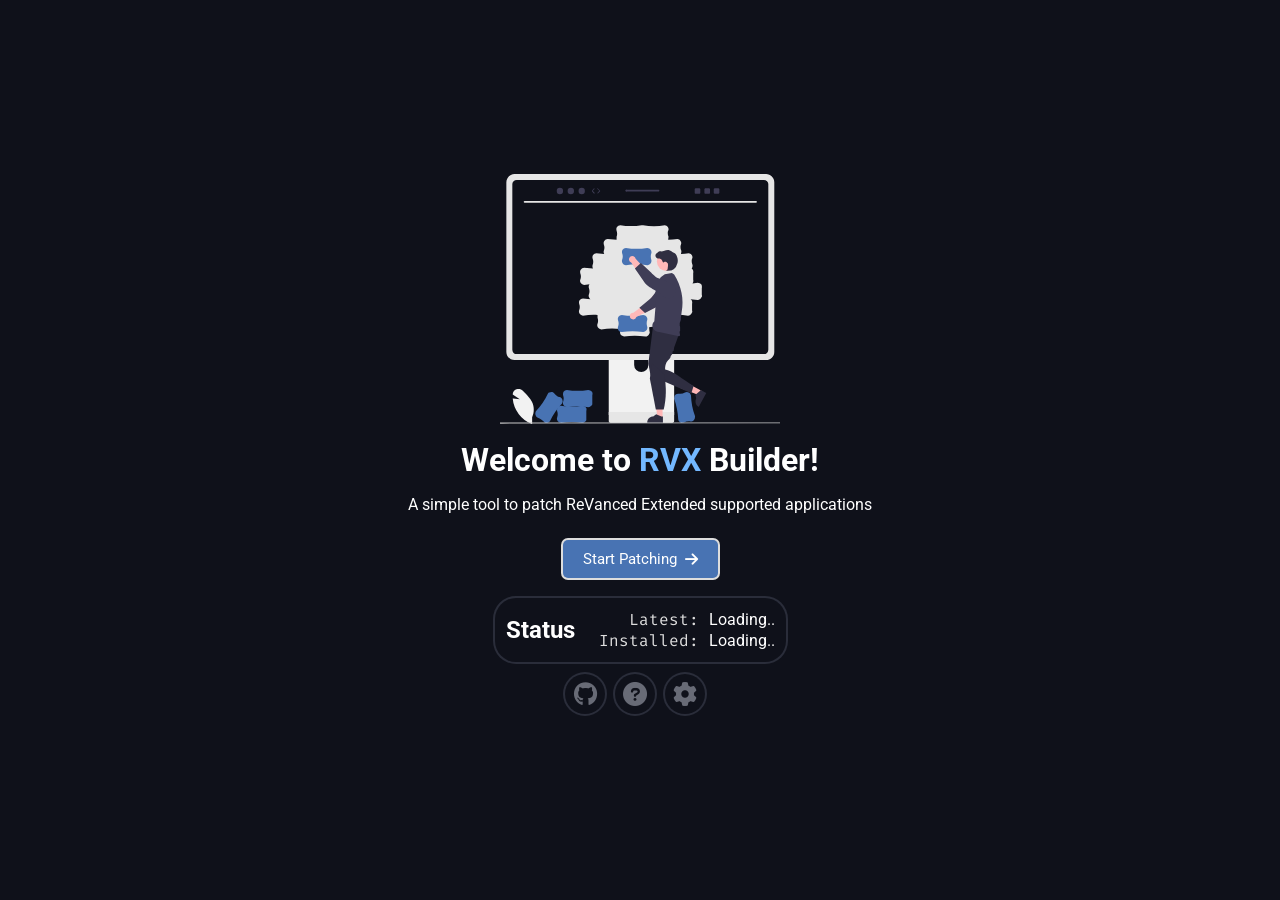
<file: rvx-builder/public/index.html>
<!DOCTYPE html>
<html lang="en-US">
  <head>
    <meta charset="utf-8" />
    <meta name="viewport" content="width=device-width" />
    <title>ReVanced Builder by Reis</title>
    <link href="styles/fontawesome.css" rel="stylesheet" type="text/css" />
    <link href="styles/core.css" rel="stylesheet" type="text/css" />
    <link href="styles/home.css" rel="stylesheet" type="text/css" />
    <script src="colors.js" defer></script>
    <script src="index.js"></script>
  </head>

  <body>
    <main>
      <svg xmlns="http://www.w3.org/2000/svg" viewBox="0 0 751 669">
        <path
          fill="#f2f2f2"
          d="M86 669h-1a81 81 0 0 1-51-68h1l18 2-19-13c0-7 4-12 10-14s13-1 17 4l6 6c7 7 14 15 18 23 7 13 7 29 1 42v18Z"
        />
        <path
          fill="var(--accentColor)"
          d="M477 657c-1-19-5-38-11-56l1-6c1-5 6-8 12-7 5 1 11 0 16-3 3-2 7-2 10 0a11 11 0 0 1 6 7c1 20 4 38 11 56 0 4-1 8-3 10-2 3-6 4-9 4-6-1-12 0-18 3l-7 1c-4-2-8-5-8-9Z"
        />
        <path
          fill="#f2f2f2"
          d="M291 396v249h175V396a8 8 0 0 0-9-8H300c-5 0-9 4-9 8Zm68 86a19 19 0 0 1 38 0v29a19 19 0 0 1-38 0v-29Z"
        />
        <path
          fill="#e6e6e6"
          d="M291 637v24c0 3 2 5 5 5h165c3 0 5-2 5-5v-24H291ZM17 22v454c0 12 10 22 22 22h673c12 0 22-10 22-22V22c0-12-10-22-22-22H39C27 0 17 10 17 22Z"
        />
        <path
          fill="var(--primaryColor)"
          d="M706 16H45c-7 0-12 5-12 11v443c0 7 5 12 12 12h661c7 0 12-5 12-12V27c0-6-5-11-12-11ZM539 330c-1 4-5 7-10 7l-19-2 3 3c1 2 2 6 1 9v18c1 3 1 5-1 7-1 4-5 7-10 7-15-2-30-3-46-1v19c1 3 1 5-1 7-1 4-5 7-10 7-16-2-31-3-47-1l1 11c1 3 1 5-1 7-1 4-5 7-10 7-19-3-38-3-57 0l-5-2c-5-2-7-8-5-13l1-5c-17-2-34-2-52 1l-5-2c-5-2-7-8-5-13s2-11 0-16v-8c-13-1-26 0-39 2l-5-2c-5-2-7-8-5-13s2-11 0-16c-1-4-1-7 1-10a11 11 0 0 1 9-5l20 2c-4-3-6-8-4-13s2-11 0-16c-1-4-1-7 1-10l1-1-15 2-5-2c-5-2-7-8-5-13s2-11 0-16c-1-4-1-7 1-10a11 11 0 0 1 9-5l24 2c-2-3-2-7-1-10 2-5 2-11 0-16-1-4-1-7 1-10a11 11 0 0 1 9-5l21 2c-2-3-2-6-1-9 2-5 2-11 0-16-1-4-1-7 1-10a11 11 0 0 1 9-5l24 2v-8c2-5 2-11 0-16-1-4-1-7 1-10a11 11 0 0 1 9-5c19 3 38 3 57 0h4a164 164 0 0 0 58 0c3 0 6 2 8 5s3 6 1 10c-2 5-1 11 1 16l-1 8a165 165 0 0 0 25-2c3 0 6 2 8 5s3 6 1 10c-2 5-1 11 1 16 1 3 0 6-1 9a165 165 0 0 0 21-2c3 0 6 2 8 5s3 6 1 10c-2 5-1 11 1 16 1 3 0 7-2 10l3 3c1 2 2 6 1 9v18a11 11 0 0 1-2 10l14-2c4 0 7 2 10 5 1 2 2 6 1 9v18c1 3 1 5-1 7Z"
        />
        <path fill="#e6e6e6" d="M685 77H66a2 2 0 0 1 0-5h619a2 2 0 0 1 0 5Z" />
        <path
          fill="var(--accentColor)"
          d="M383 423c-19-3-38-3-57 0l-5-1c-5-3-7-9-5-14s2-11 0-16c-1-3-1-7 1-10a11 11 0 0 1 9-5c19 3 38 3 57 0 4 0 7 2 9 5 2 2 3 6 2 9-2 5-2 12 0 18 1 3 0 5-1 8-2 3-6 6-10 6Z"
        />
        <path
          fill="#ffb8b8"
          d="m441 325-16-13c-11 6-28 30-28 30l-40 29a9 9 0 1 0 8 12l54-28 22-30Z"
        />
        <path
          fill="#3f3d56"
          d="M466 277a21 21 0 0 1 0 32l-10 8s-24 34-36 38l-32 17-15-14 29-24s14-13 15-22c1-5 10-21 20-32 7-9 20-10 29-3Z"
        />
        <path fill="#ffb6b6" d="M435 652h-14l-6-53h20v53z" />
        <path
          fill="#2f2e41"
          d="M436 666h-42v-1c0-9 7-16 16-16l8-6 14 6h4v17Z"
        />
        <path fill="#ffb6b6" d="m539 580-6 12-50-19 10-18 46 25z" />
        <path
          fill="#2f2e41"
          d="m552 586-20 37h-1c-7-4-10-14-6-22l-2-10 12-10 2-3 15 8ZM409 411l-12 96 6 32 109 48 6-20c-28-17-58-42-76-44 0 0-2-17 11-28 3-2 3-5 4-8l4-5 1-7c0-2 3-2 3-3l1-8a1046 1046 0 0 0 15-42c-2-8-72-11-72-11Z"
        />
        <path
          fill="#2f2e41"
          d="m407 507-6 40 16 83h21c7-27 8-64 1-95l-32-28Z"
        />
        <path
          fill="#3f3d56"
          d="m421 293 9-17 11-8 19-3 6 4c19 30 27 66 20 101l-1 8-1 6v6l-3 9v7l1 3v9c1 3-2 2-2 5 1 4 4 11-1 11l-53-11c-13 0-26-16-13-29l8-101Z"
        />
        <circle cx="445.5" cy="234.1" r="25.7" fill="#ffb8b8" />
        <path
          fill="#2f2e41"
          d="m446 259 11-1c4 0 12-6 14-10l4-10c2-8 0-17-5-24a9 9 0 0 0-5-3l-5-3-1-1-6-3c-4-1-9 0-15 2-4 2-7 1-10 1h-1l-4 2-3 3-1 1v-1l-1 1a8 8 0 0 0 4 13h5c4 1 7 4 8 8a3 3 0 0 0 5 1h4l2 1 2 2c2 1 2 7 1 12 0 5-2 8-4 8h-1v1h2Z"
        />
        <path
          fill="var(--accentColor)"
          d="M394 244c-19-3-38-3-57 0l-5-1c-5-3-7-9-5-14s2-11 0-16c-1-3-1-7 1-10a11 11 0 0 1 9-5c19 3 38 3 57 0 4 0 7 2 9 5 2 2 3 6 2 9-2 5-2 12 0 18 1 3 0 5-1 8-2 3-6 6-10 6Z"
        />
        <path
          fill="#ffb8b8"
          d="m418 305 11-17c-8-10-33-25-33-25l-33-36a9 9 0 1 0-12 10l35 50 32 18Z"
        />
        <path
          fill="#3f3d56"
          d="M468 324a21 21 0 0 1-32 4l-8-9s-38-19-43-31l-24-35 16-15 28 26s13 15 23 16c5 0 22 7 34 16 10 6 12 19 6 28Z"
        />
        <path
          fill="var(--accentColor)"
          d="M220 666c-19-3-38-3-56 0l-6-2c-5-2-7-8-5-13s2-11 0-16c-1-4 0-7 1-10a11 11 0 0 1 9-5c19 3 38 3 57 0 4 0 7 2 10 5 2 2 2 6 1 9v25c-2 4-6 7-11 7Z"
        />
        <path
          fill="var(--accentColor)"
          d="M236 624c-19-3-38-3-56 0l-6-2c-5-2-7-8-5-13s2-11 0-16c-1-4 0-7 1-10a11 11 0 0 1 9-5c19 3 38 3 57 0 4 0 7 2 10 5 2 2 2 6 1 9v25c-2 4-6 7-11 7Z"
        />
        <path
          fill="var(--accentColor)"
          d="M96 635c13-14 24-30 32-47 1-1 2-3 4-3 5-3 11-2 14 3 3 4 8 8 13 9 4 1 7 3 8 7a11 11 0 0 1-1 10c-13 14-24 30-32 47-2 3-5 5-9 5-3 0-6-1-8-4-4-4-9-7-16-10-2-1-4-2-5-5-2-3-2-8 0-12Z"
        />
        <path
          fill="#cacaca"
          d="M750 667 1 668a1 1 0 0 1 0-3h749a1 1 0 0 1 0 2Z"
        />
        <g fill="#3f3d56">
          <ellipse cx="160.3" cy="45.3" rx="8.5" ry="8.6" />
          <ellipse cx="189.5" cy="45.3" rx="8.5" ry="8.6" />
          <ellipse cx="218.7" cy="45.3" rx="8.5" ry="8.6" />
          <path
            d="M252 52h-1l-5-6v-1l5-6a1 1 0 0 1 2 1l-5 5 5 5a1 1 0 0 1-1 2Zm10 0h-1v-2l5-5-5-5a1 1 0 1 1 1-1l6 6v1l-6 6Zm298-14h-11l-2 2v10c0 2 1 3 2 3h11c1 0 2-1 2-3V40l-2-2Zm-26 0h-11l-2 2v10c0 2 1 3 2 3h11c1 0 2-1 2-3V40l-2-2Zm51 0h-11l-2 2v11l2 2h11l2-2V40l-2-2Zm-160 4h-85a3 3 0 1 0 0 5h85a3 3 0 0 0 0-5Z"
          />
        </g>
      </svg>
      <h1>
        <span
          >Welcome to <span class="accent-fun">RVX</span> Builder!</span
        >
      </h1>
      <p style="font-family: 'Roboto', sans-serif">
        A simple tool to patch ReVanced Extended supported applications
      </p>
      <button
        class="highlighted"
        id="go"
        onclick="window.location = '/dependencies/'"
      >
        Start Patching<i class="fa-solid fa-arrow-right"></i>
      </button>
      <div class="status">
        <table>
          <tr>
            <td style="padding-right: 21px; text-align: left">
              <h2>Status</h2>
            </td>
            <td style="text-align: end">
              Latest: <span id="builderVersion">Loading..</span><br />Installed:
              <span id="currentVersion">Loading..</span>
            </td>
          </tr>
        </table>
      </div>
      <div class="updater">
        <span class="latest"
          >Your current version of builder is up-to-date.</span
        >
        <div class="outdated">
          <span
            >Your current version of builder is outdated and no longer
            supported.</span
          ><br /><button
            class="highlighted"
            onclick="window.open('https://github.com/inotia00/rvx-builder/releases/latest', '_blank')"
          >
            Update now!
          </button>
        </div>
      </div>
      <div class="actions">
        <a
          href="https://github.com/inotia00/rvx-builder"
          target="_blank"
          aria-label="ReVanced Extended Builder on GitHub"
          title="ReVanced Extended Builder on GitHub"
          ><i
            aria-hidden="true"
            class="social-icon fa-brands fa-xl fa-github"
          ></i
        ></a>
        <a
          href="/about"
          aria-label="About ReVanced Extended Builder"
          title="About ReVanced Extended Builder"
          ><i
            aria-hidden="true"
            class="social-icon fa-solid fa-xl fa-question-circle"
          ></i
        ></a>
        <a href="/settings" aria-label="Settings" title="Settings"
          ><i aria-hidden="true" class="social-icon fa-xl fa-solid fa-gear"></i
        ></a>
      </div>
    </main>
    <script>
      ws.onopen = () => {
        checkForUpdates();
      };
    </script>
  </body>
</html>
</file>
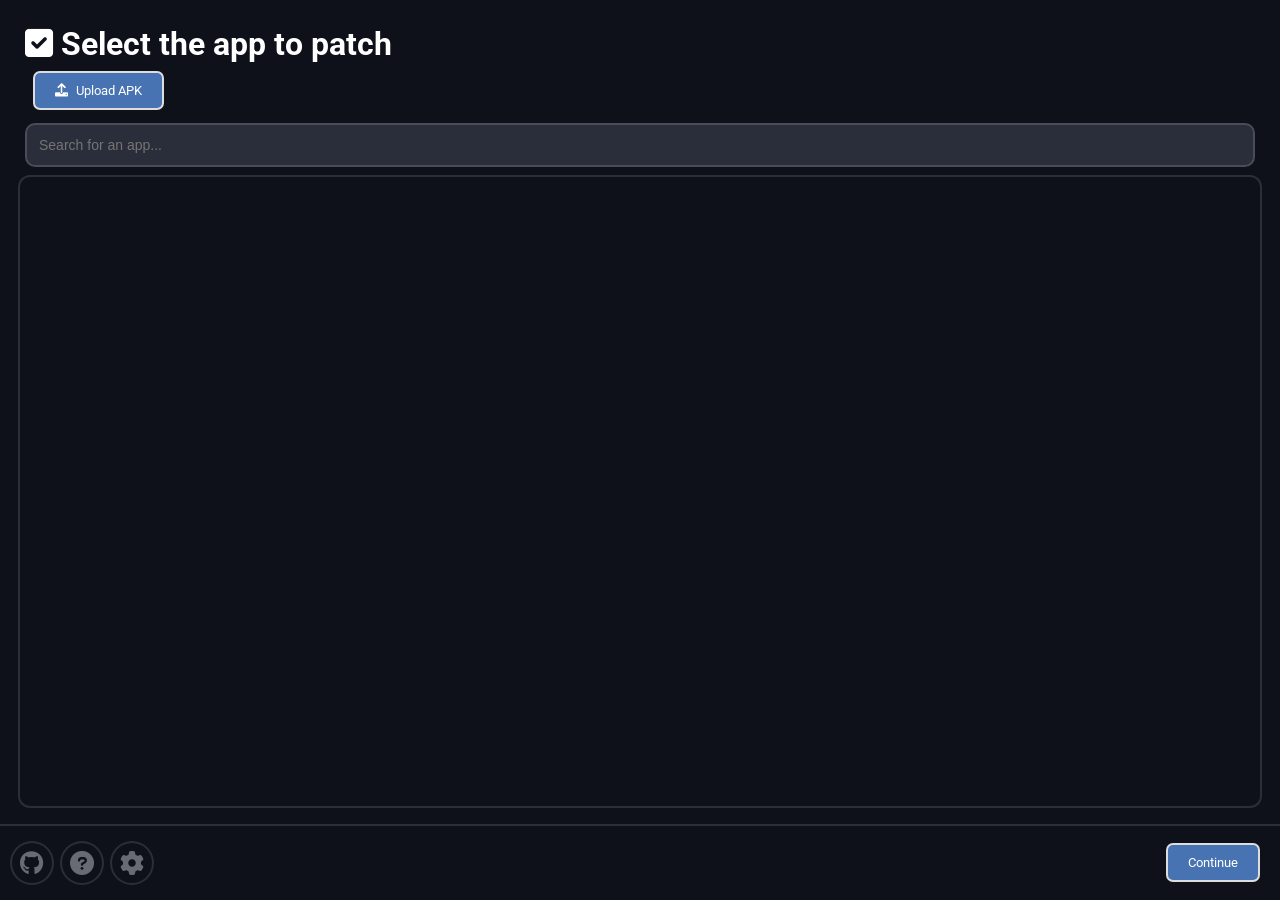
<file: rvx-builder/public/apps/index.html>
<!DOCTYPE html>
<html lang="en-US">
  <head>
    <meta charset="utf-8" />
    <meta name="viewport" content="width=device-width" />
    <title>App Selector</title>
    <link href="../styles/fontawesome.css" rel="stylesheet" type="text/css" />
    <link href="../styles/core.css" rel="stylesheet" type="text/css" />
    <link href="../styles/apps.css" rel="stylesheet" type="text/css" />
    <script src="../index.js"></script>
    <script src="../colors.js" defer></script>
  </head>

  <body>
    <div id="container">
      <main>
        <header>
          <h1>
            <i class="fa-solid fa-square-check"></i>Select the app to patch
          </h1>
          <h2 class="prog"></h2>
          <form ref="uploadForm" id="uploadForm">
            <input id="apkUpload" type="file" name="apk" accept=".apk" hidden />
            <input type="submit" id="submitButton" hidden />
          </form>
          <button class="upl highlighted" onclick="apkField.click()">
            <i class="fa-solid fa-upload"></i>Upload APK
          </button>
          <button class="shw" onclick="oldState(this)">Back</button>
          <input
            class="searchBox"
            id="search"
            type="search"
            placeholder="Search for an app..."
          />
        </header>
        <div id="content--wrapper">
          <div id="content">
            <ul id="appList"></ul>
          </div>
        </div>
      </main>
      <footer>
        <a
          href="https://github.com/inotia00/rvx-builder"
          target="_blank"
          aria-label="ReVanced Extended Builder on GitHub"
          title="ReVanced Extended Builder on GitHub"
          ><i
            aria-hidden="true"
            class="social-icon fa-brands fa-xl fa-github"
          ></i
        ></a>
        <a
          href="/about"
          aria-label="About ReVanced Extended Builder"
          title="About ReVanced Extended Builder"
          ><i
            aria-hidden="true"
            class="social-icon fa-solid fa-xl fa-question-circle"
          ></i
        ></a>
        <a href="/settings" aria-label="Settings" title="Settings"
          ><i aria-hidden="true" class="social-icon fa-xl fa-solid fa-gear"></i
        ></a>
        <span class="right"></span>
        <button class="highlighted" id="continue" onclick="setApp()">
          Continue
        </button>
      </footer>
    </div>
  </body>
  <script src="../apps.js"></script>
</html>
</file>
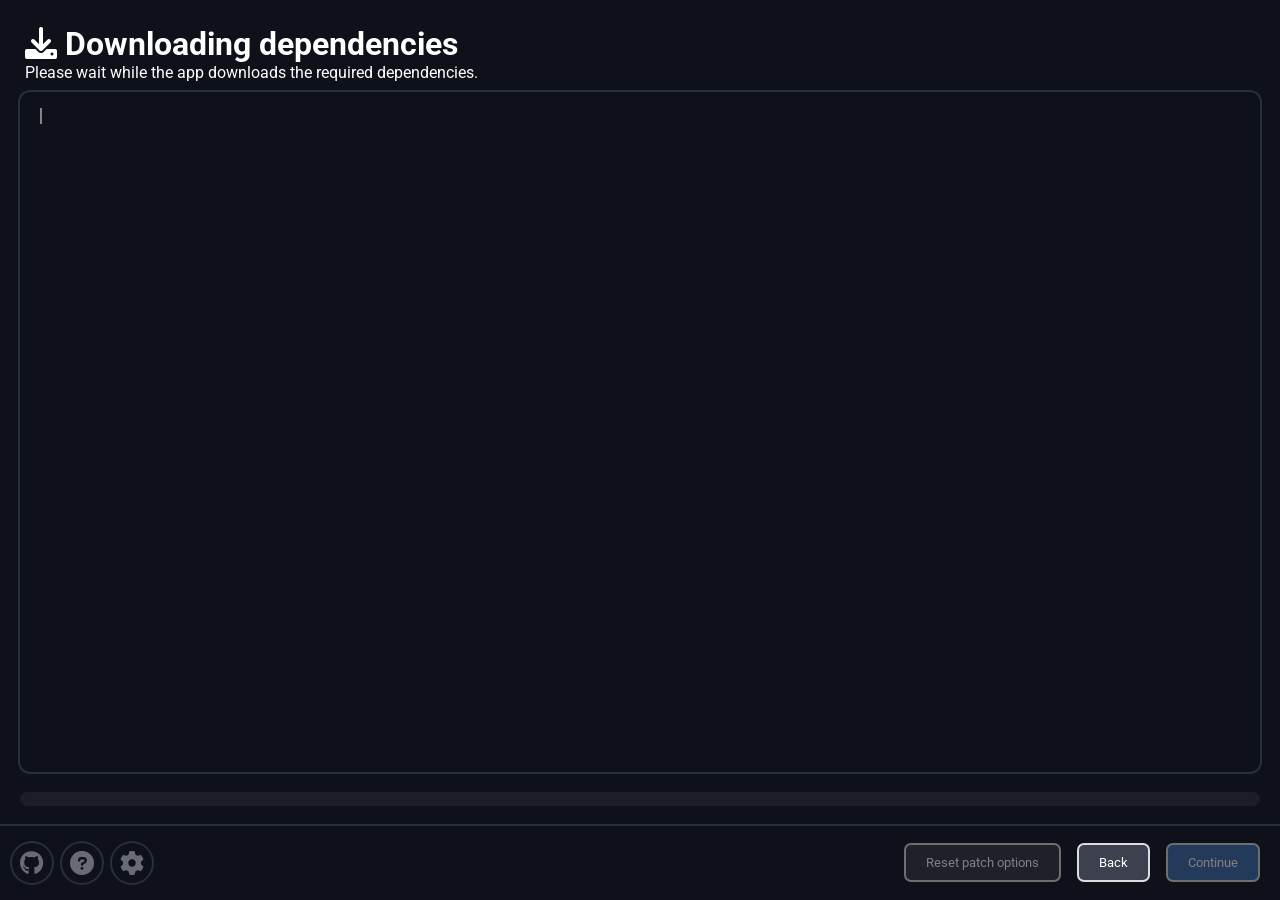
<file: rvx-builder/public/dependencies/index.html>
<!DOCTYPE html>
<html lang="en-US">
  <head>
    <meta charset="utf-8" />
    <meta name="viewport" content="width=device-width" />
    <title>Downloading dependencies</title>
    <link href="../styles/fontawesome.css" rel="stylesheet" type="text/css" />
    <link href="../styles/core.css" rel="stylesheet" type="text/css" />
    <link href="../styles/dependencies.css" rel="stylesheet" type="text/css" />
    <script src="../index.js"></script>
    <script src="../colors.js" defer></script>
  </head>

  <body>
    <div id="container">
      <main>
        <header>
          <h1><i class="fa-solid fa-download"></i>Downloading dependencies</h1>
          <span
            >Please wait while the app downloads the required
            dependencies.</span
          >
        </header>
        <div id="content--wrapper">
          <div id="content">
            <span class="log"></span>
          </div>
        </div>
        <progress value="0"></progress>
      </main>
      <footer>
        <a
          href="https://github.com/inotia00/rvx-builder"
          target="_blank"
          aria-label="ReVanced Extended Builder on GitHub"
          title="ReVanced Extended Builder on GitHub"
          ><i
            aria-hidden="true"
            class="social-icon fa-brands fa-xl fa-github"
          ></i
        ></a>
        <a
          href="/about"
          target="_blank"
          aria-label="About ReVanced Extended Builder"
          title="About ReVanced Extended Builder"
          ><i
            aria-hidden="true"
            class="social-icon fa-solid fa-xl fa-question-circle"
          ></i
        ></a>
        <a
          href="/settings"
          target="_blank"
          aria-label="Settings"
          title="Settings"
          ><i aria-hidden="true" class="social-icon fa-xl fa-solid fa-gear"></i
        ></a>
        <span class="right"></span>
        <button
          id="resetoptions"
          class="disabled"
          onclick="resetPatchOptions();"
        >Reset patch options</button>
        <button onclick="location.href='../index.html'">Back</button>
        <button
          id="continue"
          class="highlighted disabled"
          onclick="window.location = '/apps/'"
        >
          Continue
        </button>
      </footer>
    </div>
  </body>
  <script>
    ws.onopen = () => updateFiles();
  </script>
</html>
</file>
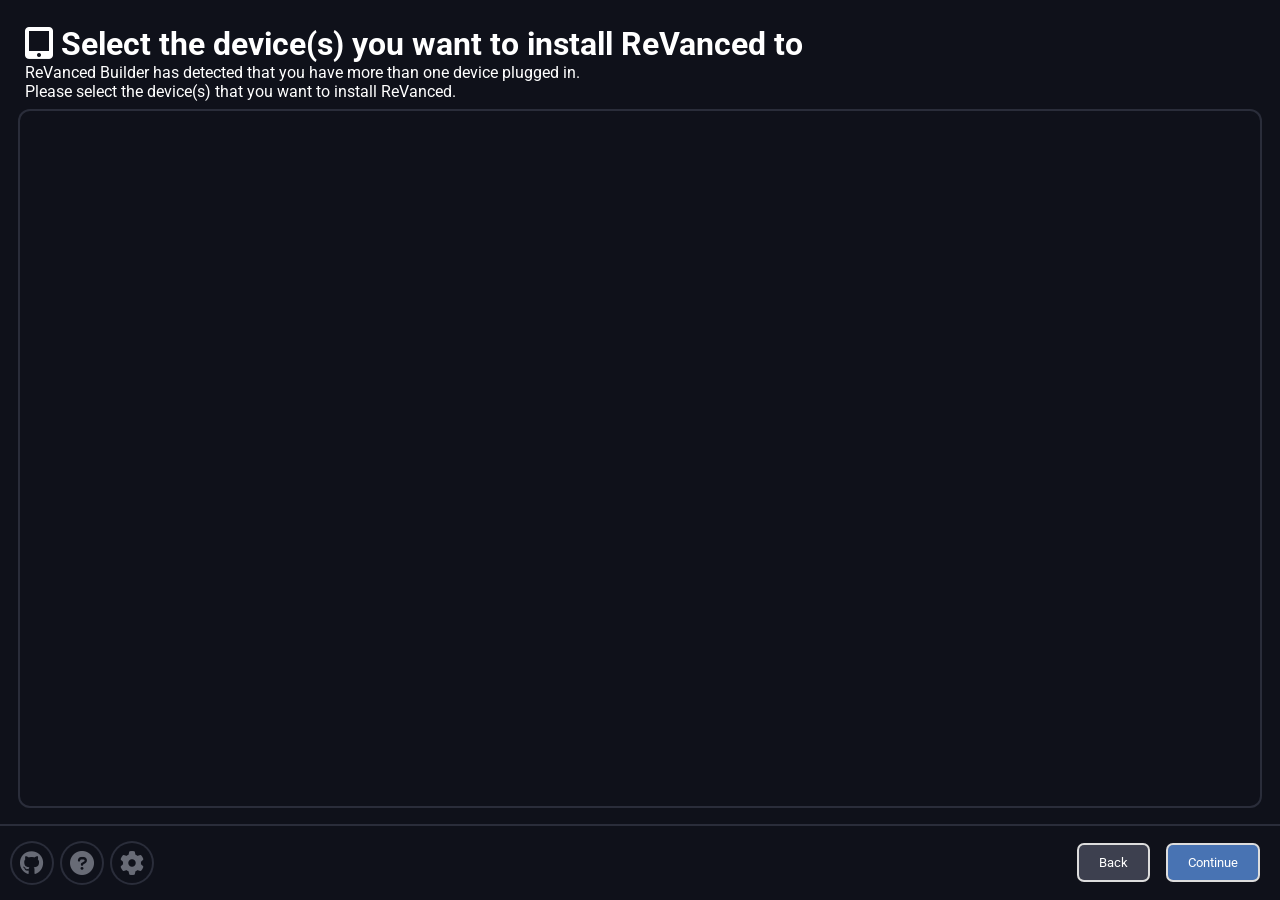
<file: rvx-builder/public/devices/index.html>
<!DOCTYPE html>
<html lang="en-US">
  <head>
    <meta charset="utf-8" />
    <meta name="viewport" content="width=device-width" />
    <title>Device Selector</title>
    <link href="../styles/fontawesome.css" rel="stylesheet" type="text/css" />
    <link href="../styles/core.css" rel="stylesheet" type="text/css" />
    <link href="../styles/patches.css" rel="stylesheet" type="text/css" />
    <script src="../index.js"></script>
    <script src="../colors.js" defer></script>
  </head>

  <body>
    <div id="container">
      <main>
        <header>
          <h1>
            <i class="fa-solid fa-tablet-screen-button"></i>Select the device(s)
            you want to install ReVanced to
          </h1>
          <span
            >ReVanced Builder has detected that you have more than one device
            plugged in.<br />Please select the device(s) that you want to
            install ReVanced.</span
          >
        </header>
        <div id="content--wrapper">
          <div id="content">
            <ul id="devices"></ul>
          </div>
        </div>
      </main>
      <footer>
        <a
          href="https://github.com/inotia00/rvx-builder"
          target="_blank"
          aria-label="ReVanced Extended Builder on GitHub"
          title="ReVanced Extended Builder on GitHub"
          ><i
            aria-hidden="true"
            class="social-icon fa-brands fa-xl fa-github"
          ></i
        ></a>
        <a
          href="/about"
          target="_blank"
          aria-label="About ReVanced Extended Builder"
          title="About ReVanced Extended Builder"
          ><i
            aria-hidden="true"
            class="social-icon fa-solid fa-xl fa-question-circle"
          ></i
        ></a>
        <a
          href="/settings"
          target="_blank"
          aria-label="Settings"
          title="Settings"
          ><i aria-hidden="true" class="social-icon fa-xl fa-solid fa-gear"></i
        ></a>
        <span class="right"></span>
        <button id="back" onclick="history.back()">Back</button>
        <button class="highlighted" id="continue" onclick="setDevice()">
          Continue
        </button>
      </footer>
    </div>
  </body>
  <script>
    ws.onopen = () => getDevices();
  </script>
</html>
</file>
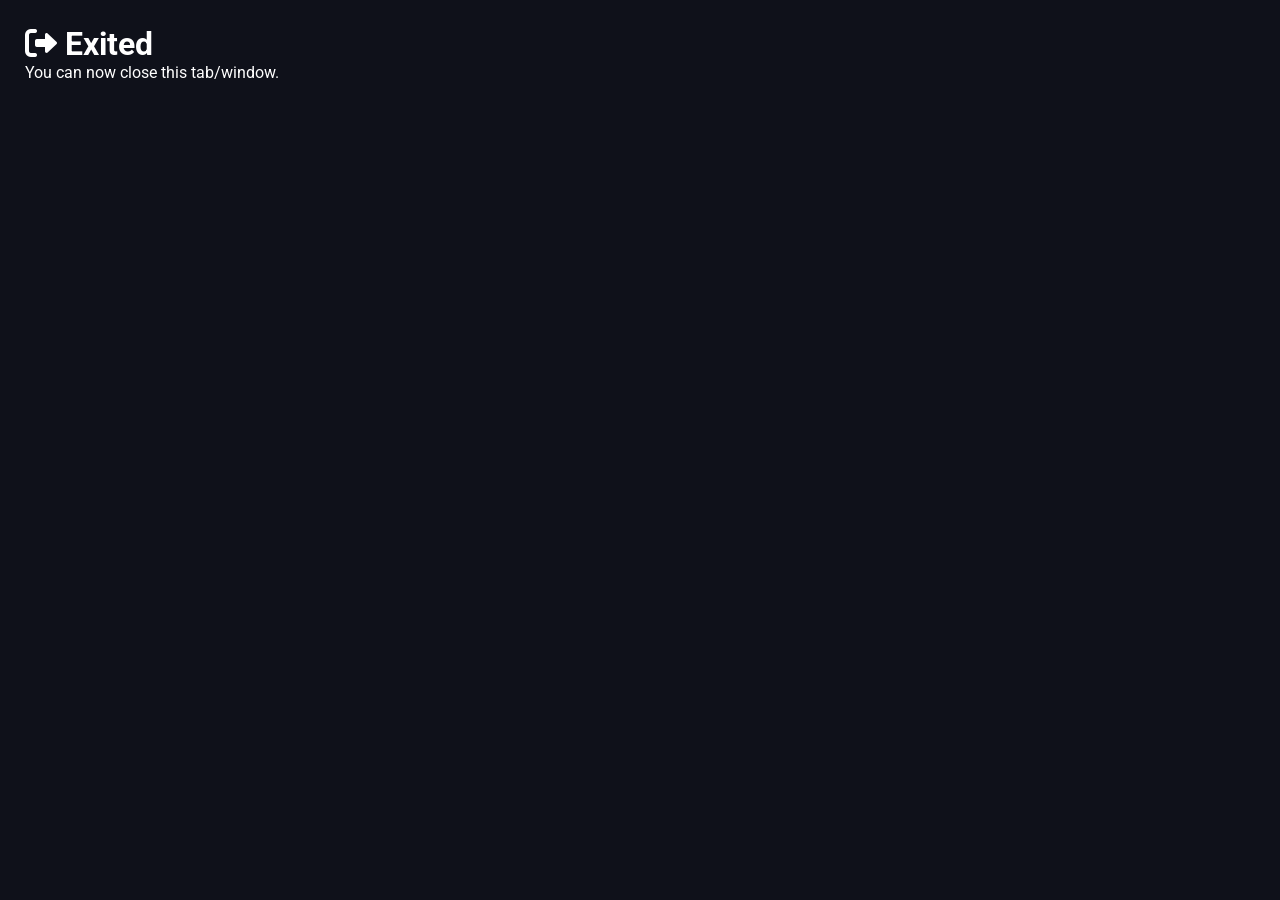
<file: rvx-builder/public/exited/index.html>
<!DOCTYPE html>
<html lang="en-US">
  <head>
    <meta charset="utf-8" />
    <meta name="viewport" content="width=device-width" />
    <title>Exited</title>
    <link href="../styles/fontawesome.css" rel="stylesheet" type="text/css" />
    <link href="../styles/core.css" rel="stylesheet" type="text/css" />
    <script src="../index.js"></script>
  </head>

  <body>
    <div id="container">
      <main>
        <header>
          <h1><i class="fa-solid fa-right-from-bracket"></i>Exited</h1>
          <span>You can now close this tab/window.</span>
        </header>
      </main>
    </div>
  </body>
  <script>
    ws.onopen = () => {
      sendCommand({ event: 'exit' });
    };
  </script>
</html>
</file>
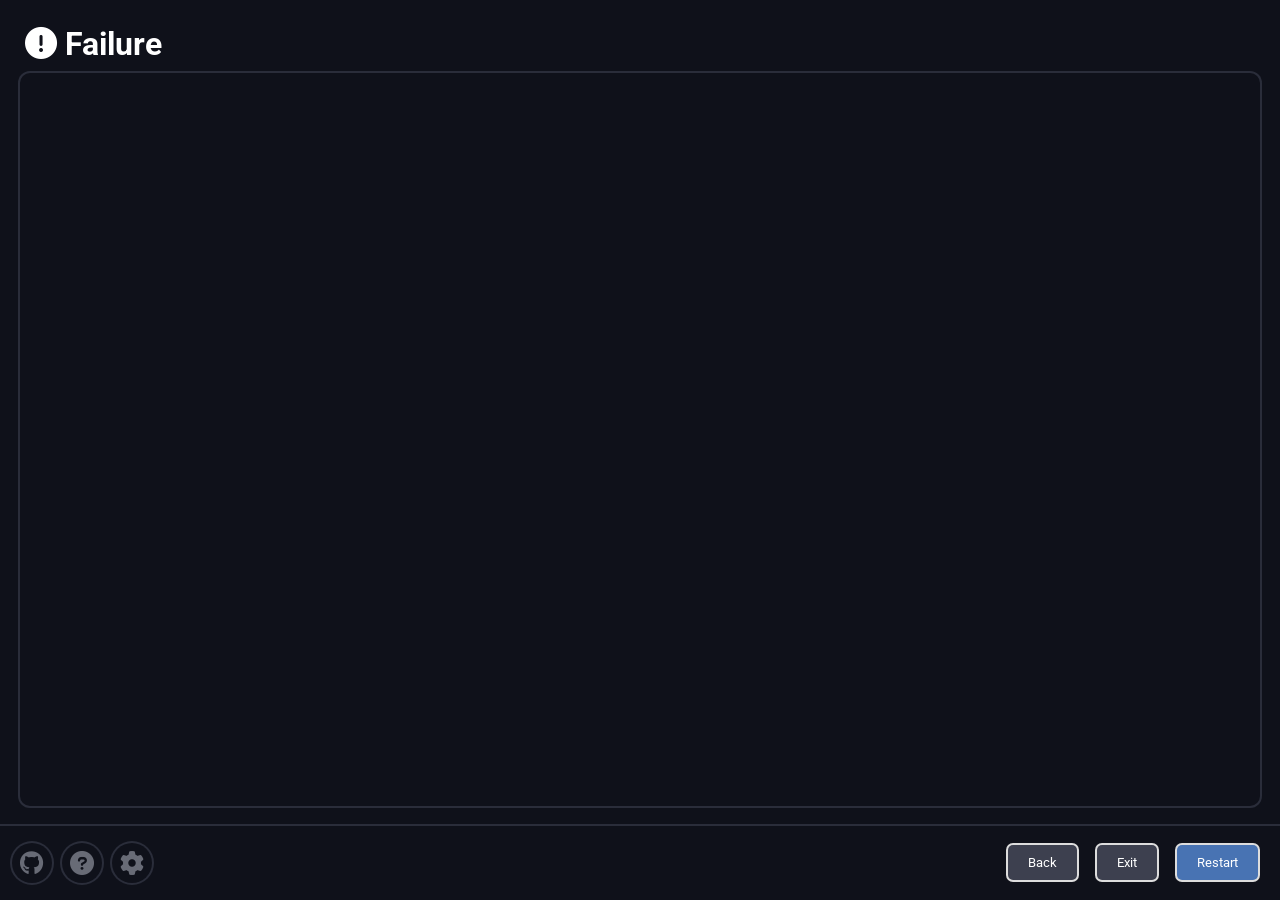
<file: rvx-builder/public/failure/index.html>
<!DOCTYPE html>
<html lang="en-US">
  <head>
    <meta charset="utf-8" />
    <meta name="viewport" content="width=device-width" />
    <title>Failure</title>
    <link href="../styles/fontawesome.css" rel="stylesheet" type="text/css" />
    <link href="../styles/core.css" rel="stylesheet" type="text/css" />
    <link href="../styles/failure.css" rel="stylesheet" type="text/css" />
    <script src="../index.js"></script>
    <script src="../colors.js" defer></script>
  </head>

  <body>
    <div id="container">
      <main>
        <header>
          <h1><i class="fa-solid fa-circle-exclamation"></i>Failure</h1>
        </header>
        <div id="content--wrapper">
          <div id="content">
            <span class="log-error"></span>
          </div>
        </div>
      </main>
      <footer>
        <a
          href="https://github.com/inotia00/rvx-builder"
          target="_blank"
          aria-label="ReVanced Extended Builder on GitHub"
          title="ReVanced Extended Builder on GitHub"
          ><i
            aria-hidden="true"
            class="social-icon fa-brands fa-xl fa-github"
          ></i
        ></a>
        <a
          href="/about"
          aria-label="About ReVanced Extended Builder"
          title="About ReVanced Extended Builder"
          ><i
            aria-hidden="true"
            class="social-icon fa-solid fa-xl fa-question-circle"
          ></i
        ></a>
        <a href="/settings" aria-label="Settings" title="Settings"
          ><i aria-hidden="true" class="social-icon fa-xl fa-solid fa-gear"></i
        ></a>
        <span class="right"></span>
        <button onclick="history.back();">Back</button>
        <button onclick="exitApp();">Exit</button>
        <button class="highlighted" onclick="location.href='/'">Restart</button>
      </footer>
    </div>
  </body>

  <script>
    document.getElementsByClassName(
      'log-error'
    )[0].innerHTML += `<strong>[builder]</strong> ${new URLSearchParams(
      window.location.search
    )
      .get('error')
      .replace(/\n/g, '<br>')}<br>`;
  </script>
</html>
</file>
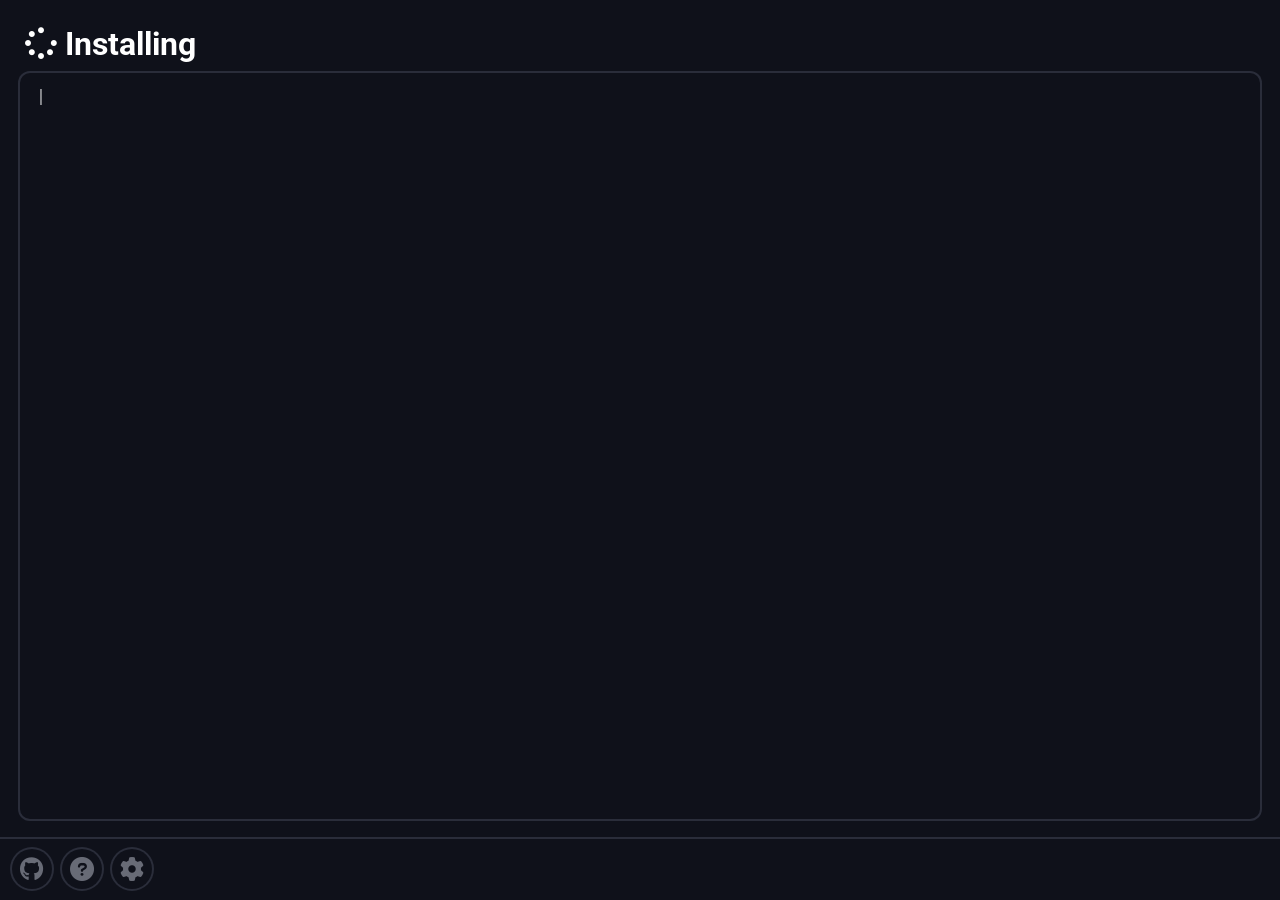
<file: rvx-builder/public/installer/index.html>
<!DOCTYPE html>
<html lang="en-US">
  <head>
    <meta charset="utf-8" />
    <meta name="viewport" content="width=device-width" />
    <title>Installing</title>
    <link href="../styles/fontawesome.css" rel="stylesheet" type="text/css" />
    <link href="../styles/core.css" rel="stylesheet" type="text/css" />
    <link href="../styles/dependencies.css" rel="stylesheet" type="text/css" />
    <script src="../index.js"></script>
    <script src="../colors.js" defer></script>
  </head>

  <body>
    <div id="container">
      <main>
        <header>
          <h1><i class="fa-solid fa-spinner fa-spin"></i>Installing</h1>
        </header>
        <div id="content--wrapper">
          <div id="content">
            <span class="log"></span>
          </div>
        </div>
      </main>
      <footer>
        <a
          href="https://github.com/inotia00/rvx-builder"
          target="_blank"
          aria-label="ReVanced Extended Builder on GitHub"
          title="ReVanced Extended Builder on GitHub"
          ><i
            aria-hidden="true"
            class="social-icon fa-brands fa-xl fa-github"
          ></i
        ></a>
        <a
          href="/about"
          target="_blank"
          aria-label="About ReVanced Extended Builder"
          title="About ReVanced Extended Builder"
          ><i
            aria-hidden="true"
            class="social-icon fa-solid fa-xl fa-question-circle"
          ></i
        ></a>
        <a
          href="/settings"
          target="_blank"
          aria-label="Settings"
          title="Settings"
          ><i aria-hidden="true" class="social-icon fa-xl fa-solid fa-gear"></i
        ></a>
        <span class="right"></span>
      </footer>
    </div>
  </body>
  <script>
    ws.onopen = () => installReVanced();
  </script>
</html>
</file>
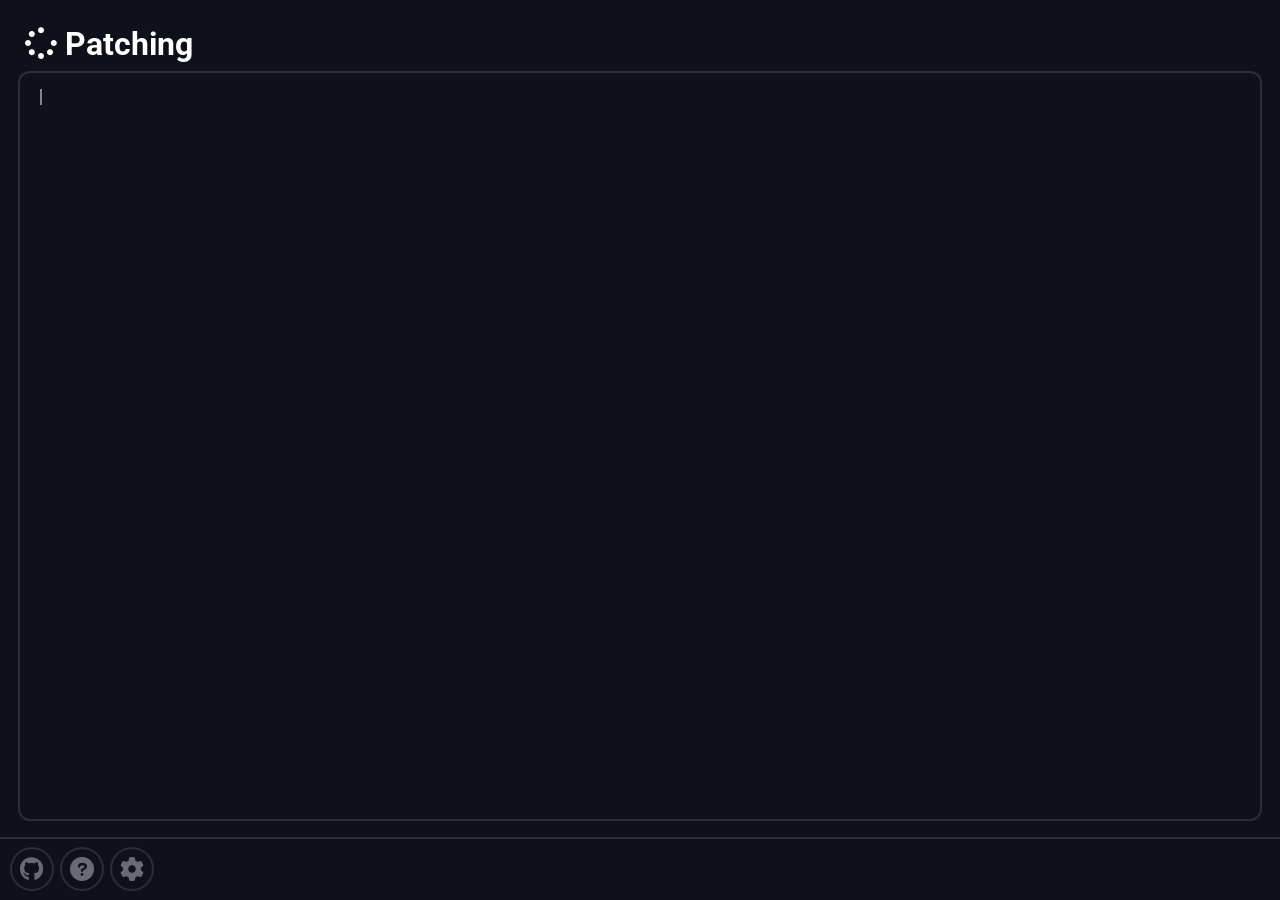
<file: rvx-builder/public/patch/index.html>
<!DOCTYPE html>
<html lang="en-US">
  <head>
    <meta charset="utf-8" />
    <meta name="viewport" content="width=device-width" />
    <title>Patching</title>
    <link href="../styles/fontawesome.css" rel="stylesheet" type="text/css" />
    <link href="../styles/core.css" rel="stylesheet" type="text/css" />
    <link href="../styles/dependencies.css" rel="stylesheet" type="text/css" />
    <script src="../index.js"></script>
    <script src="../colors.js" defer></script>
  </head>

  <body>
    <div id="container">
      <main>
        <header>
          <h1><i class="fa-solid fa-spinner fa-spin"></i>Patching</h1>
        </header>
        <div id="content--wrapper">
          <div id="content">
            <span class="log"></span>
          </div>
        </div>
      </main>
      <footer>
        <a
          href="https://github.com/inotia00/rvx-builder"
          target="_blank"
          aria-label="ReVanced Extended Builder on GitHub"
          title="ReVanced Extended Builder on GitHub"
          ><i
            aria-hidden="true"
            class="social-icon fa-brands fa-xl fa-github"
          ></i
        ></a>
        <a
          href="/about"
          target="_blank"
          aria-label="About ReVanced Extended Builder"
          title="About ReVanced Extended Builder"
          ><i
            aria-hidden="true"
            class="social-icon fa-solid fa-xl fa-question-circle"
          ></i
        ></a>
        <a
          href="/settings"
          target="_blank"
          aria-label="Settings"
          title="Settings"
          ><i aria-hidden="true" class="social-icon fa-xl fa-solid fa-gear"></i
        ></a>
        <span class="right"></span>
      </footer>
    </div>
  </body>
  <script>
    ws.onopen = () => buildReVanced();
  </script>
</html>
</file>
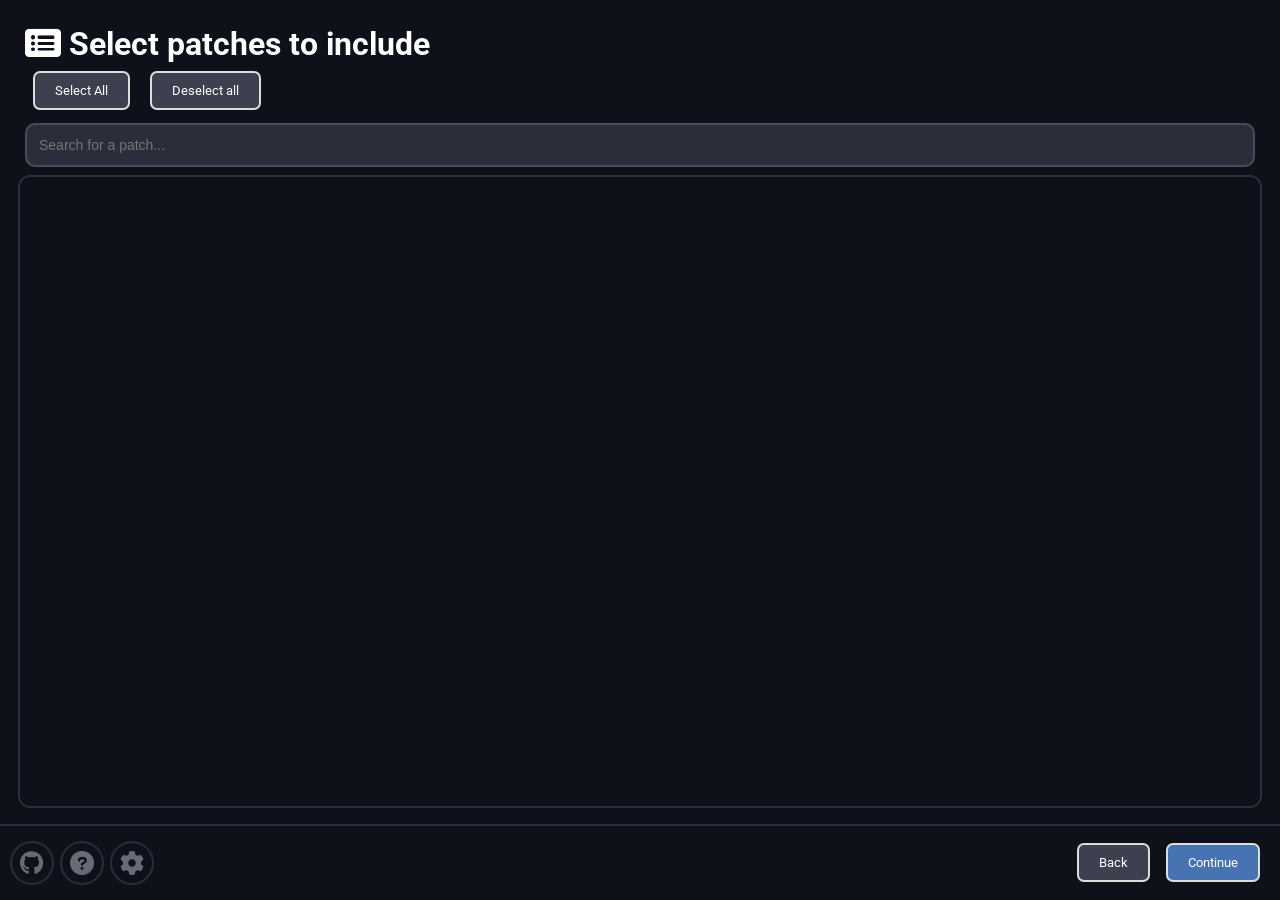
<file: rvx-builder/public/patches/index.html>
<!DOCTYPE html>
<html lang="en-US">
  <head>
    <meta charset="utf-8" />
    <meta name="viewport" content="width=device-width" />
    <title>Select Patches</title>
    <link href="../styles/fontawesome.css" rel="stylesheet" type="text/css" />
    <link href="../styles/core.css" rel="stylesheet" type="text/css" />
    <link href="../styles/patches.css" rel="stylesheet" type="text/css" />
    <script src="../index.js"></script>
    <script src="../colors.js" defer></script>
  </head>

  <body>
    <div id="container">
      <main>
        <header>
          <h1>
            <i class="fa-solid fa-rectangle-list"></i>Select patches to include
          </h1>
          <span class="left"></span>
          <div>
            <button onclick="toggle(true)">Select All</button>
            <button onclick="toggle(false)">Deselect all</button>
          </div>
          <div role="search">
            <input
              class="searchBox"
              id="search"
              type="search"
              placeholder="Search for a patch..."
            />
          </div>
        </header>
        <div id="content--wrapper">
          <div id="content">
            <ul id="patchList"></ul>
          </div>
        </div>
      </main>
      <footer>
        <a
          href="https://github.com/inotia00/rvx-builder"
          target="_blank"
          aria-label="ReVanced Extended Builder on GitHub"
          title="ReVanced Extended Builder on GitHub"
          ><i
            aria-hidden="true"
            class="social-icon fa-brands fa-xl fa-github"
          ></i
        ></a>
        <a
          href="/about"
          target="_blank"
          aria-label="About ReVanced Extended Builder"
          title="About ReVanced Extended Builder"
          ><i
            aria-hidden="true"
            class="social-icon fa-solid fa-xl fa-question-circle"
          ></i
        ></a>
        <a
          href="/settings"
          target="_blank"
          aria-label="Settings"
          title="Settings"
          ><i aria-hidden="true" class="social-icon fa-xl fa-solid fa-gear"></i
        ></a>
        <span class="right"></span>
        <button onclick="history.back()">Back</button>
        <button class="highlighted" id="continue" onclick="setPatches();">
          Continue
        </button>
      </footer>
    </div>
  </body>
  <script>
    ws.onopen = () => loadPatches();
  </script>
</html>
</file>
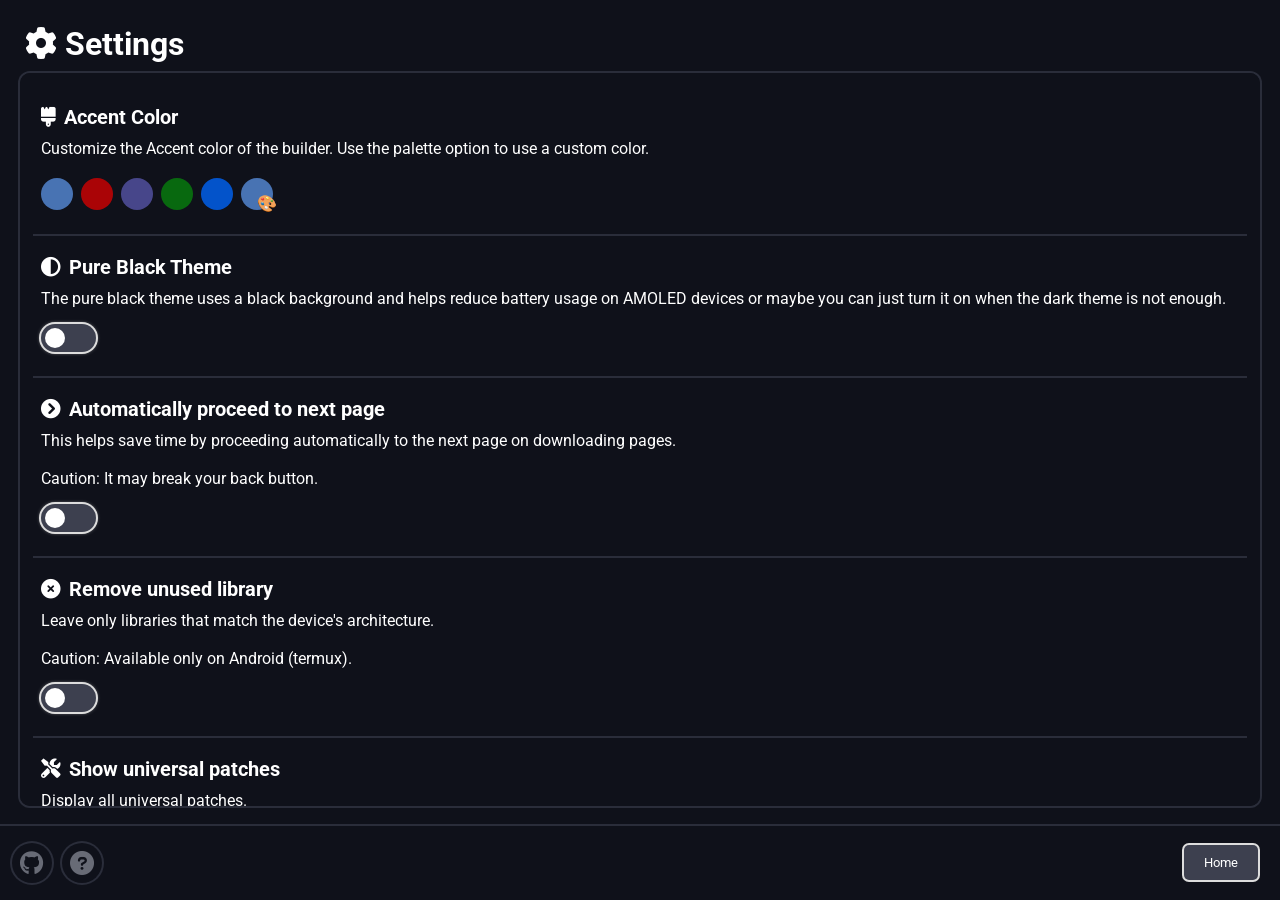
<file: rvx-builder/public/settings/index.html>
<!DOCTYPE html>
<html lang="en-US">
  <head>
    <meta charset="utf-8" />
    <meta name="viewport" content="width=device-width" />
    <title>Settings</title>
    <link href="../styles/fontawesome.css" rel="stylesheet" type="text/css" />
    <link href="../styles/core.css" rel="stylesheet" type="text/css" />
    <link href="../styles/settings.css" rel="stylesheet" type="text/css" />
    <script src="../index.js"></script>
    <script src="../colors.js" defer></script>
    <script src="../settings.js" defer></script>
  </head>

  <body>
    <div id="container">
      <main>
        <header>
          <h1><i aria-hidden="true" class="fa-solid fa-gear"></i>Settings</h1>
        </header>
        <div id="content--wrapper">
          <div id="content">
            <div class="option">
              <h3><i class="fa-solid fa-brush"></i>Accent Color</h3>
              <p>
                Customize the Accent color of the builder. Use the palette
                option to use a custom color.
              </p>
              <div id="themecolor-picker">
                <span
                  style="background: #4873b3 none repeat scroll 0% 0%"
                ></span>
                <span
                  style="background: #df0000bf none repeat scroll 0% 0%"
                ></span>
                <span
                  style="background: #605dbbb3 none repeat scroll 0% 0%"
                ></span>
                <span
                  style="background: #00e60069 none repeat scroll 0% 0%"
                ></span>
                <span
                  style="background: #0067fdc7 none repeat scroll 0% 0%"
                ></span>
                <span
                  onclick="this.style.setProperty('background-color', prompt('Set Custom Color (eg. #004083 or crimson or anything that works with css)', document.documentElement.style.getPropertyValue('--accentColor')));"
                  style="
                    background: var(--accentColor) none repeat scroll 0% 0%;
                  "
                  >🎨</span
                >
              </div>
            </div>

            <div class="option">
              <h3>
                <i class="fa-solid fa-circle-half-stroke"></i>Pure Black Theme
              </h3>
              <p>
                The pure black theme uses a black background and helps reduce
                battery usage on AMOLED devices or maybe you can just turn it on
                when the dark theme is not enough.
              </p>
              <label class="switch"
                ><input
                  class="check"
                  id="blackBtn"
                  type="checkbox"
                  autocomplete="off" /><span class="slider"></span
              ></label>
            </div>
            <div class="option">
              <h3>
                <i class="fa-solid fa-circle-chevron-right"></i>Automatically
                proceed to next page
              </h3>

              <p>
                This helps save time by proceeding automatically to the next
                page on downloading pages. <br /><br />Caution: It may break your back
                button.
              </p>
              <label class="switch"
                ><input
                  class="check"
                  id="autoBtn"
                  type="checkbox"
                  autocomplete="off" /><span class="slider"></span
              ></label>
            </div>
            <div class="option">
              <h3>
                <i class="fa-solid fa-circle-xmark"></i>Remove unused library
              </h3>

              <p>
                Leave only libraries that match the device's architecture.
                <br /><br />Caution: Available only on Android (termux).
              </p>
              <label class="switch"
                ><input
                  class="check"
                  id="ripLibsBtn"
                  type="checkbox"
                  autocomplete="off" /><span class="slider"></span
              ></label>
            </div>

            <div class="option">
              <h3>
                <i class="fa-solid fa-screwdriver-wrench"></i>Show universal patches
              </h3>

              <p>
                Display all universal patches.
              </p>
              <label class="switch"
                ><input
                  class="check"
                  id="universalPatchesBtn"
                  type="checkbox"
                  autocomplete="off" /><span class="slider"></span
              ></label>
            </div>

            <div class="option">
              <h3>
                <i class="fa-solid fa-screwdriver-wrench"></i>ARSCLib (WIP)
              </h3>

              <p>
                Use ARSCLib (WIP).
                <br /><br />Caution: ARSCLib is still in the development stage, so there may be some features that don't work.
              </p>
              <label class="switch"
                ><input
                  class="check"
                  id="ARSCLibBtn"
                  type="checkbox"
                  autocomplete="off" /><span class="slider"></span
              ></label>
            </div>

            <div class="option">
              <h3>
                <i class="fa-solid fa-backward"></i>Reset settings
              </h3>

              <p>
                Resets the source and selected patch list.
                <br /><br />Try this if the patch is excluded even though you included it.
              </p>
              <button class="highlighted" onclick="resetSettings();">
                Reset
              </button>
            </div>
            <div id="src" class="option">
              <h3><i class="fa-solid fa-server"></i>Sources</h3>

              <p>
                Configure your custom sources.<br />Eg. GitHub
                Username/Repository.
              </p>

              <div id="set-sources">
                <button id="set-sources-rvx" class="highlighted" onclick="setSourcesRVX();">RVX</button>
                <button id="set-sources-rvx-dev" class="highlighted" onclick="setSourcesRVXDev();">RVX (dev)</button>
                <button id="set-sources-rvx-anddea" class="highlighted" onclick="setSourcesRVXAnddea();">RVX (anddea)</button>
                <button id="set-sources-rvx-anddea-dev" class="highlighted" onclick="setSourcesRVXAnddeaDev();">RVX (anddea dev)</button>
                <button id="set-sources-revanced" class="highlighted" onclick="setSourcesReVanced();">ReVanced</button>
                <button id="set-sources-revanced-dev" class="highlighted" onclick="setSourcesReVancedDev();">ReVanced (dev)</button>
                <button id="set-sources-revanced-patcher-22-dev" class="highlighted" onclick="setSourcesReVancedPatcher22Dev();">ReVanced (patcher22 dev)</button>
                <button id="set-sources-piko" class="highlighted" onclick="setSourcesPiko();">Piko</button>
                <button id="set-sources-piko-dev" class="highlighted" onclick="setSourcesPikoDev();">Piko (dev)</button>
                <button id="set-sources-rvx-arsclib" class="highlighted" onclick="setSourcesRVXARSCLib();"></button>
                <button id="set-sources-update" class="highlighted" onclick="setSources();"></button>
              </div>

              <div>
                <h3>Cli Organization</h3>
                <input id="cli-org" class="searchBox" />
                <h3>Cli Source</h3>
                <input id="cli-src" class="searchBox" />
              </div>

              <div>
                <h3>Use Cli 4</h3>
                <input id="cli4" class="searchBox" />
              </div>

              <div>
                <h3>Use Pre-release</h3>
                <input id="pre-releases" class="searchBox" />
              </div>

              <div>
                <h3>Patches Organization</h3>
                <input id="patch-org" class="searchBox" />
                <h3>Patches Source</h3>
                <input id="patch-src" class="searchBox" />
              </div>

              <input id="integrations-org" />
              <input id="integrations-src" />

              <div>
                <h3>MicroG Organization</h3>
                <input id="microg-org" class="searchBox" />
                <h3>MicroG Source</h3>
                <input id="microg-src" class="searchBox" />
              </div>

              <button class="highlighted" onclick="setSources();">
                Set Sources
              </button>
            </div>
          </div>
        </div>
      </main>
      <footer>
        <a
          href="https://github.com/inotia00/rvx-builder"
          target="_blank"
          aria-label="ReVanced Extended Builder on GitHub"
          title="ReVanced Extended Builder on GitHub"
          ><i
            aria-hidden="true"
            class="social-icon fa-brands fa-xl fa-github"
          ></i
        ></a>
        <a
          href="/about"
          aria-label="About ReVanced Extended Builder"
          title="About ReVanced Extended Builder"
          ><i
            aria-hidden="true"
            class="social-icon fa-solid fa-xl fa-question-circle"
          ></i
        ></a>
        <span class="right"></span>
        <button onclick="location.href='/'">Home</button>
      </footer>
    </div>
  </body>
  <script>
    ws.onopen = () => {
      sendCommand({ event: 'getSettings' });
    };
  </script>
</html>
</file>
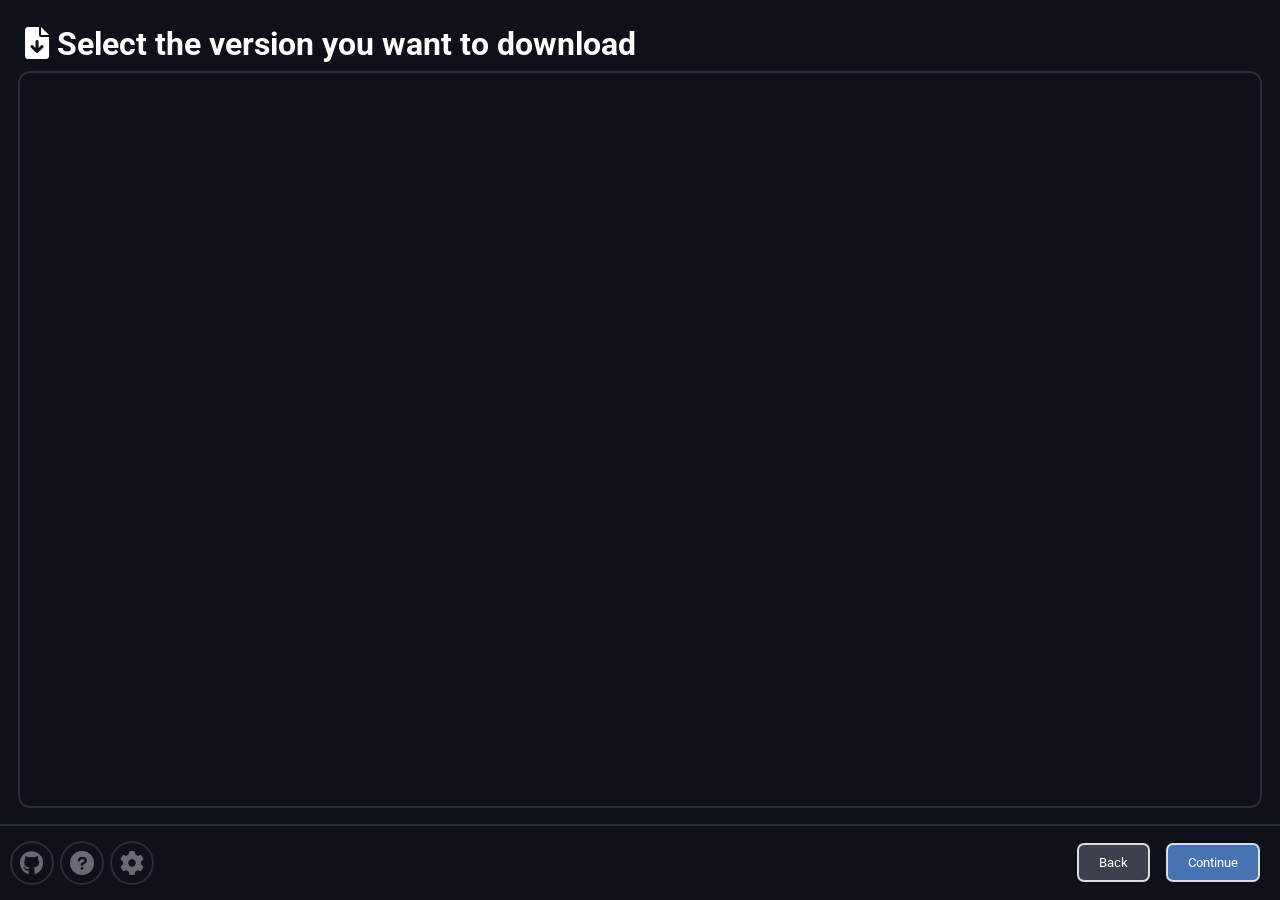
<file: rvx-builder/public/versions/index.html>
<!DOCTYPE html>
<html lang="en-US">
  <head>
    <meta charset="utf-8" />
    <meta name="viewport" content="width=device-width" />
    <title>Version Selector</title>
    <link href="../styles/fontawesome.css" rel="stylesheet" type="text/css" />
    <link href="../styles/core.css" rel="stylesheet" type="text/css" />
    <link href="../styles/apps.css" rel="stylesheet" type="text/css" />
    <link href="../styles/dependencies.css" rel="stylesheet" type="text/css" />
    <script src="../index.js"></script>
    <script src="../colors.js" defer></script>
  </head>

  <body>
    <div id="container">
      <main>
        <header>
          <h1>
            <i class="fa-solid fa-file-arrow-down"></i>Select the version you
            want to download
          </h1>
        </header>
        <div id="content--wrapper">
          <div id="content">
            <ul id="versions"></ul>
          </div>
        </div>
      </main>
      <footer>
        <a
          href="https://github.com/reisxd/revanced-builder"
          target="_blank"
          aria-label="ReVanced Builder on GitHub"
          title="ReVanced Builder on GitHub"
          ><i
            aria-hidden="true"
            class="social-icon fa-brands fa-xl fa-github"
          ></i
        ></a>
        <a
          href="/about"
          target="_blank"
          aria-label="About ReVanced Builder"
          title="About ReVanced Builder"
          ><i
            aria-hidden="true"
            class="social-icon fa-solid fa-xl fa-question-circle"
          ></i
        ></a>
        <a
          href="/settings"
          target="_blank"
          aria-label="Settings"
          title="Settings"
          ><i aria-hidden="true" class="social-icon fa-xl fa-solid fa-gear"></i
        ></a>
        <span class="right"></span>
        <button id="back" onclick="history.back()">Back</button>
        <button class="highlighted" id="continue" onclick="setAppVersion()">
          Continue
        </button>
      </footer>
    </div>
  </body>
  <script>
    ws.onopen = () => getAlreadyExists();
  </script>
</html>
</file>
<file: rvx-builder/public/styles/core.css>
/* Fonts */

@import url('https://fonts.googleapis.com/css2?family=Roboto:wght@400;700&display=swap');
@import url('https://fonts.googleapis.com/css2?family=Fira+Code:wght@300&display=swap');

/* Color Varibles */

:root {
  --textColor: #ffffff;
  --accentColor: #4873b3;
  --primaryColor: #0f111a;
  --contrastColor: #1b1e29;
  --interactableColor: #2a2d3a;
  --buttonColor: #3d404f;
  --scrollbarColor: #3d404f;
  --icon-foreground: #686b76;
  --icon-background: #1b1e29;
  --border-radius: 10px;
}

html.black:root {
  --primaryColor: black;
}

html.black
  input[type='radio']
  + label:not(input[type='radio']:checked + label) {
  background-color: black;
}

/*
 * Makes elements box size include the border,
 * this prevents elements that have borders
 * from overlapping with eachother
 */

* {
  box-sizing: border-box;
  /* !! Dont use if you have editable textboxes anywhere !! */
  /* Disables selection */
  user-select: none;
}

/* Fonts for all spans */

span {
  color: var(--textColor);
  font-family: 'Roboto', sans-serif;
  font-weight: 400;
}

p {
  color: var(--textColor);
  font-family: 'Roboto', sans-serif;
}

/* Fonts and styles for headers */

h1,
h2,
h3,
h4,
h5,
h6 {
  color: var(--textColor);
  font-family: 'Roboto', sans-serif;
  font-weight: 700;
  margin: 0;
}

h1 i {
  vertical-align: revert;
  margin-right: 8px;
}

/* Make BODY and HTML elements inherit :root properies */

body,
html {
  width: 100%;
  height: 100%;
  margin: 0;
}

body {
  background-color: var(--primaryColor);
  margin: auto;
  max-width: 1300px;
}

/* Styles for container */

div#container {
  display: flex;
  flex-direction: column;
  height: 100%;
}

div#container > main {
  display: flex;
  flex-direction: column;
  min-width: 0;
  min-height: 0;
  height: 100%;
  padding: 20px;
  background-color: var(--primaryColor);
}

/* Main content */

@media (min-width: 500px) {
  div#content--wrapper {
    padding: 13px !important;
  }
}

/* Wrapper for the content */

div#content--wrapper {
  border-radius: var(--border-radius);
  height: 100%;
  padding: 8px;
  margin-top: 5px;
  background-color: var(--primaryColor);
  box-shadow: 0 0 0 2px var(--interactableColor);
  overflow-x: auto;
  scroll-behavior: smooth;
}

/* Content Wrapper Scrollbar */

::-webkit-scrollbar {
  width: 18px;
}

/* div#content--wrapper */
::-webkit-scrollbar-thumb {
  border-radius: 10px;
  border: 6px solid transparent;
  background-clip: padding-box;
  background-color: var(--scrollbarColor);
}

/* Style for all buttons */

button {
  border: 0;
  border-radius: 5px;
  margin: 10px;
  color: var(--textColor);
  font-family: 'Roboto', sans-serif;
  font-weight: 400;
  padding: 10px 20px;
  background-color: var(--buttonColor);
  cursor: pointer;
  transition: 200ms;
  box-shadow: 0px 0px 0px 2px #ddd;
}

button:hover {
  box-shadow: 0 0 0 3px #ddd;
}

button:focus,
button:active {
  box-shadow: 0 0 0 2px #ddd;
}

.highlighted {
  background-color: var(--accentColor);
}

/* Styles for alignment */

span.right {
  margin-left: auto;
}

span.left {
  margin-left: auto;
}

/* Footer for buttons */

footer {
  display: flex;
  align-items: center;
  padding: 12px;
  background-color: var(--primaryColor);
  overflow-y: hidden;
  overflow-x: auto;
  box-shadow: 0 -2px 0 0 var(--interactableColor);
}

footer a {
  margin-right: 10px;
}

/* Header for title and optional buttons ( addressed per module ) */

header {
  margin: 5px;
}

/* Darken interactable elements on hover to show that they are clickable */

button:hover,
li:hover,
i.social-icon:hover {
  filter: brightness(95%);
}

/* Darken interactable elements on mouse-down */
button:active,
li:active,
i.social-icon:active {
  filter: brightness(85%);
  /* Usage of !important is only to override :hover's filter */
}

i.social-icon {
  width: 40px;
  height: 40px;
  border-radius: 25px;
  line-height: 1em;
  color: var(--icon-foreground);
  box-shadow: 0 0 0 2px var(--interactableColor);
  cursor: pointer;
  transition: 200ms;
}

i.social-icon:hover {
  box-shadow: 0 0 0 2px #ddd;
}

i.social-icon::before {
  width: 40px;
  height: 40px;
  position: relative;
  left: 8px;
  top: 8px;
  border-radius: 25px;
  color: var(--icon-foreground);
}

.disabled {
  filter: brightness(50%) !important;
}

.log * {
  user-select: text;
}

html.black .searchBox {
  background-color: black !important;
}

.searchBox {
  width: 100%;
  color: var(--textColor);
  border-radius: var(--border-radius);
  padding: 12px;
  background-color: var(--interactableColor);
  border: 2px solid #dddddd2e;
  font-size: 14px;
  margin-top: 5px;
  user-select: auto;
}
</file>
<file: rvx-builder/public/styles/home.css>
body {
  align-items: center;
  display: flex;
  flex-wrap: wrap;
  justify-content: center;
}

main {
  padding: 20px;
  text-align: center;
  align-items: center;
  display: flex;
  flex-wrap: wrap;
  flex-direction: column;
}

#go {
  font-size: 15px;
  display: inline-flex;
  align-items: center;
}

#go i {
  margin-left: 8px;
}

.social-icon {
  padding-right: 16px;
}

.actions {
  display: flex;
  padding: 12px;
}

.actions a {
  margin-right: 10px;
}

.theming.show {
  border-bottom: 2px solid #ddd;
  border-radius: 10px;
  padding: 30px;
  width: 280px;
  height: 82px;
  top: 50%;
  left: 50%;
  margin-top: -41px;
  margin-left: -140px;
  display: flex !important;
  justify-content: center;
  align-items: center;
}
svg {
  min-height: 160px;
  max-height: 250px;
  margin-bottom: 17px;
}

h1 span {
  font-weight: bold;
}

h1 .accent-fun {
  color: var(--accentColor);
  filter: brightness(160%);
}

.status {
  margin-top: 10px;
  color: #ddd;
  font-family: fira code, source sans hw regular, monospace;
  padding: 8px;
  border-radius: 21px;
  box-shadow: 0 0 0 2px var(--interactableColor);
}

.updater {
  margin-top: 10px;
  display: none;
}

.updater .latest {
  color: #56d956;
}

.updater .outdated {
  display: none;
}

.updater .outdated span {
  color: #ff3737;
}
</file>
<file: rvx-builder/public/styles/apps.css>
/* Make unordered lists actually look good */

ul {
  width: 100%;
  margin: 0;
  padding: 0;
  list-style: none;
}

/* Styles for the devices */

li {
  display: flex;
  margin-bottom: 15px;
}

/* Hides multiple choice inputs */

input[type='radio'] {
  display: none;
}

/* Makes selected list items look selected */

input[type='radio']:checked + label {
  background: var(--accentColor);
  box-shadow: inset 0px 0px 0px 1px #ddd;
  border-color: #ddd;
}

/* Labels */

input[type='radio'] + label {
  width: 100%;
  font-family: 'Roboto', sans-serif;
  font-size: 14px;
  color: var(--textColor);
  border-radius: var(--border-radius);
  padding: 14px;
  background-color: var(--interactableColor);
  font-weight: bold;
  border: 2px solid #dddddd2e;
  cursor: pointer;
  transition: 200ms;
}

input[type='radio'] + label:hover {
  box-shadow: inset 0px 0px 0px 1px #ddd;
  border-color: #ddd;
}

header h2,
.shw {
  display: none;
}

.inf div {
  align-items: center;
  display: inline-flex;
}

.inf p {
  margin: auto;
}

.upl {
  display: inline-flex;
  align-items: center;
}

.upl i {
  margin-right: 8px;
}
</file>
<file: rvx-builder/public/styles/dependencies.css>
@font-face {
  font-family: 'Source Sans HW Regular';
  src: url('/styles/fonts/Source Sans HW Regular.otf') format('opentype');
}

@font-face {
  font-family: 'Source Sans HW Bold';
  src: url('/styles/fonts/Source Sans HW Bold.otf') format('opentype');
}

span.log .log-line {
  font-family: 'Fira Code', 'Source Sans HW Regular', monospace;
  font-weight: 300;
  font-size: 0.8em;
  line-height: 0.8em;
  width: 100%;
  height: 100%;
}

span.log .log-line strong {
  font-family: 'Fira Code', 'Source Sans HW Bold', monospace;
  font-weight: bold;
}

span.log .log-line.error {
  color: #d21404;
}

span.log .log-line.warn {
  color: #c4d204;
}

span.log:after {
  content: '｜';
  animation: blinking-cursor 1s steps(2, start) infinite;
}

@keyframes blinking-cursor {
  to {
    opacity: 0;
  }
}

progress {
  margin-top: 20px;
  width: 100%;
  border-radius: 25px;
  border: none;
}

progress::-moz-progress-bar {
  border-radius: 25px;
  background-color: var(--accentColor);
}

progress::-webkit-progress-bar {
  background-color: var(--contrastColor);
  border-radius: 7px;
}
progress::-webkit-progress-value {
  background-color: var(--accentColor);
  border-radius: 7px;
}
</file>
<file: rvx-builder/public/styles/patches.css>
html.black
  input[type='checkbox'].select
  + label:not(input[type='checkbox'].select:checked + label) {
  background-color: black !important;
}

input[type='checkbox'] {
  display: none;
}

input[type='checkbox'].select:checked + label {
  background: var(--accentColor);
  box-shadow: inset 0px 0px 0px 1px #ddd;
  border-color: #ddd;
}

.patch-description {
  display: inline-block;
  width: 100%;
}

input[type='checkbox'].select + label {
  width: 100%;
  font-family: 'Roboto', sans-serif;
  font-weight: 400;
  font-size: 14px;
  color: var(--textColor);
  border-radius: var(--border-radius);
  padding: 12px;
  background-color: var(--interactableColor);
  cursor: pointer;
  border: 2px solid #dddddd2e;
  transition: 200ms;
}

input[type='checkbox'].select + label:hover {
  box-shadow: inset 0px 0px 0px 1px #ddd;
  border-color: #ddd;
}

ul {
  width: 100%;
  margin: 0;
  padding: 0;
  list-style: none;
}

li {
  display: flex;
  margin-bottom: 15px;
}

.no-root {
  float: right;
}

@media only screen and (max-width: 700px) {
  li .no-root {
    display: block;
    float: none;
    border-bottom: 2px solid;
    padding-bottom: 4.5px;
    margin-bottom: 4.5px;
  }
}
</file>
<file: rvx-builder/public/styles/failure.css>
span.log-error {
  color: red;
  font-family: 'Fira Code', monospace;
  font-weight: 300;
  font-size: 0.8em;
  line-height: 0.8em;
  width: 100%;
  height: 100%;
  user-select: text;
}
span.log:after {
  content: '｜';
  animation: blinking-cursor 1s steps(2, start) infinite;
}

@keyframes blinking-cursor {
  to {
    opacity: 0;
  }
}
</file>
<file: rvx-builder/public/styles/settings.css>
h3 {
  font-size: 1.22em;
}
h3 i {
  margin-right: 8px;
  vertical-align: revert;
}
p {
  margin-top: 10px;
}
.option {
  padding: 20px 8px 20px 8px;
  border-bottom: 2px solid var(--interactableColor);
}

.option button {
  display: block;
  margin: 0px;
}

#themecolor-picker {
  display: flex;
  flex-wrap: wrap;
  padding: 0;
  margin-left: -4px;
}

#set-sources {
  display: flex;
  flex-wrap: wrap;
  padding: 12px;
  margin-right: 15px;
  margin-bottom: 15px;
}

#set-sources-rvx {
  display: flex;
  flex-wrap: wrap;
  padding: 12px;
  margin-right: 15px;
  margin-bottom: 15px;
}

#set-sources-rvx-dev {
  display: flex;
  flex-wrap: wrap;
  padding: 12px;
  margin-right: 15px;
  margin-bottom: 15px;
}

#set-sources-rvx-anddea {
  display: flex;
  flex-wrap: wrap;
  padding: 12px;
  margin-right: 15px;
  margin-bottom: 15px;
}

#set-sources-rvx-anddea-dev {
  display: flex;
  flex-wrap: wrap;
  padding: 12px;
  margin-right: 15px;
  margin-bottom: 15px;
}

#set-sources-revanced {
  display: flex;
  flex-wrap: wrap;
  padding: 12px;
  margin-right: 15px;
  margin-bottom: 15px;
}

#set-sources-revanced-dev {
  display: flex;
  flex-wrap: wrap;
  padding: 12px;
  margin-right: 15px;
  margin-bottom: 15px;
}

#set-sources-revanced-patcher-22-dev {
  display: flex;
  flex-wrap: wrap;
  padding: 12px;
  margin-right: 15px;
  margin-bottom: 15px;
}

#set-sources-piko {
  display: flex;
  flex-wrap: wrap;
  padding: 12px;
  margin-right: 15px;
  margin-bottom: 15px;
}

#set-sources-piko-dev {
  display: flex;
  flex-wrap: wrap;
  padding: 12px;
  margin-right: 15px;
  margin-bottom: 15px;
}

#set-sources-rvx-arsclib {
  display: none;
}

#set-sources-update {
  display: none;
}

#integrations-org {
  display: none;
}

#integrations-src {
  display: none;
}

#themecolor-picker span {
  padding: 16px;
  transition: 200ms;
  display: inline-block;
  border-radius: 100%;
  margin: 4px;
  cursor: pointer;
  height: 22px;
  width: 22px;
}

#themecolor-picker span.active {
  box-shadow: inset 0 0 0 2px #ddd;
}

/* toggle swtich from codepen.io/alvarotrigo/pen/GROPMZe */
.switch .check {
  display: none;
}

.switch {
  display: inline-block;
  width: 55px;
  height: 28px;
  position: relative;
  -webkit-tap-highlight-color: transparent;
}

.slider {
  position: absolute;
  top: 0;
  bottom: 0;
  left: 0;
  right: 0;
  border-radius: 30px;
  box-shadow: 0 0 0 2px #ddd, 0 0 4px #ddd;
  cursor: pointer;
  border: 4px solid transparent;
  overflow: hidden;
  transition: 0.2s;
  background-color: var(--buttonColor);
}

.slider:before {
  position: absolute;
  content: '';
  width: 100%;
  height: 100%;
  background-color: #fff;
  border-radius: 30px;
  transform: translateX(-27px);
  transition: 0.2s;
}

.check:checked + .slider:before {
  transform: translateX(27px);
}

.check:checked + .slider {
  background-color: var(--accentColor);
}

.option#src div {
  padding: 0 8px 0 8px;
}

.option#src div input {
  margin-bottom: 15px;
}
</file>
